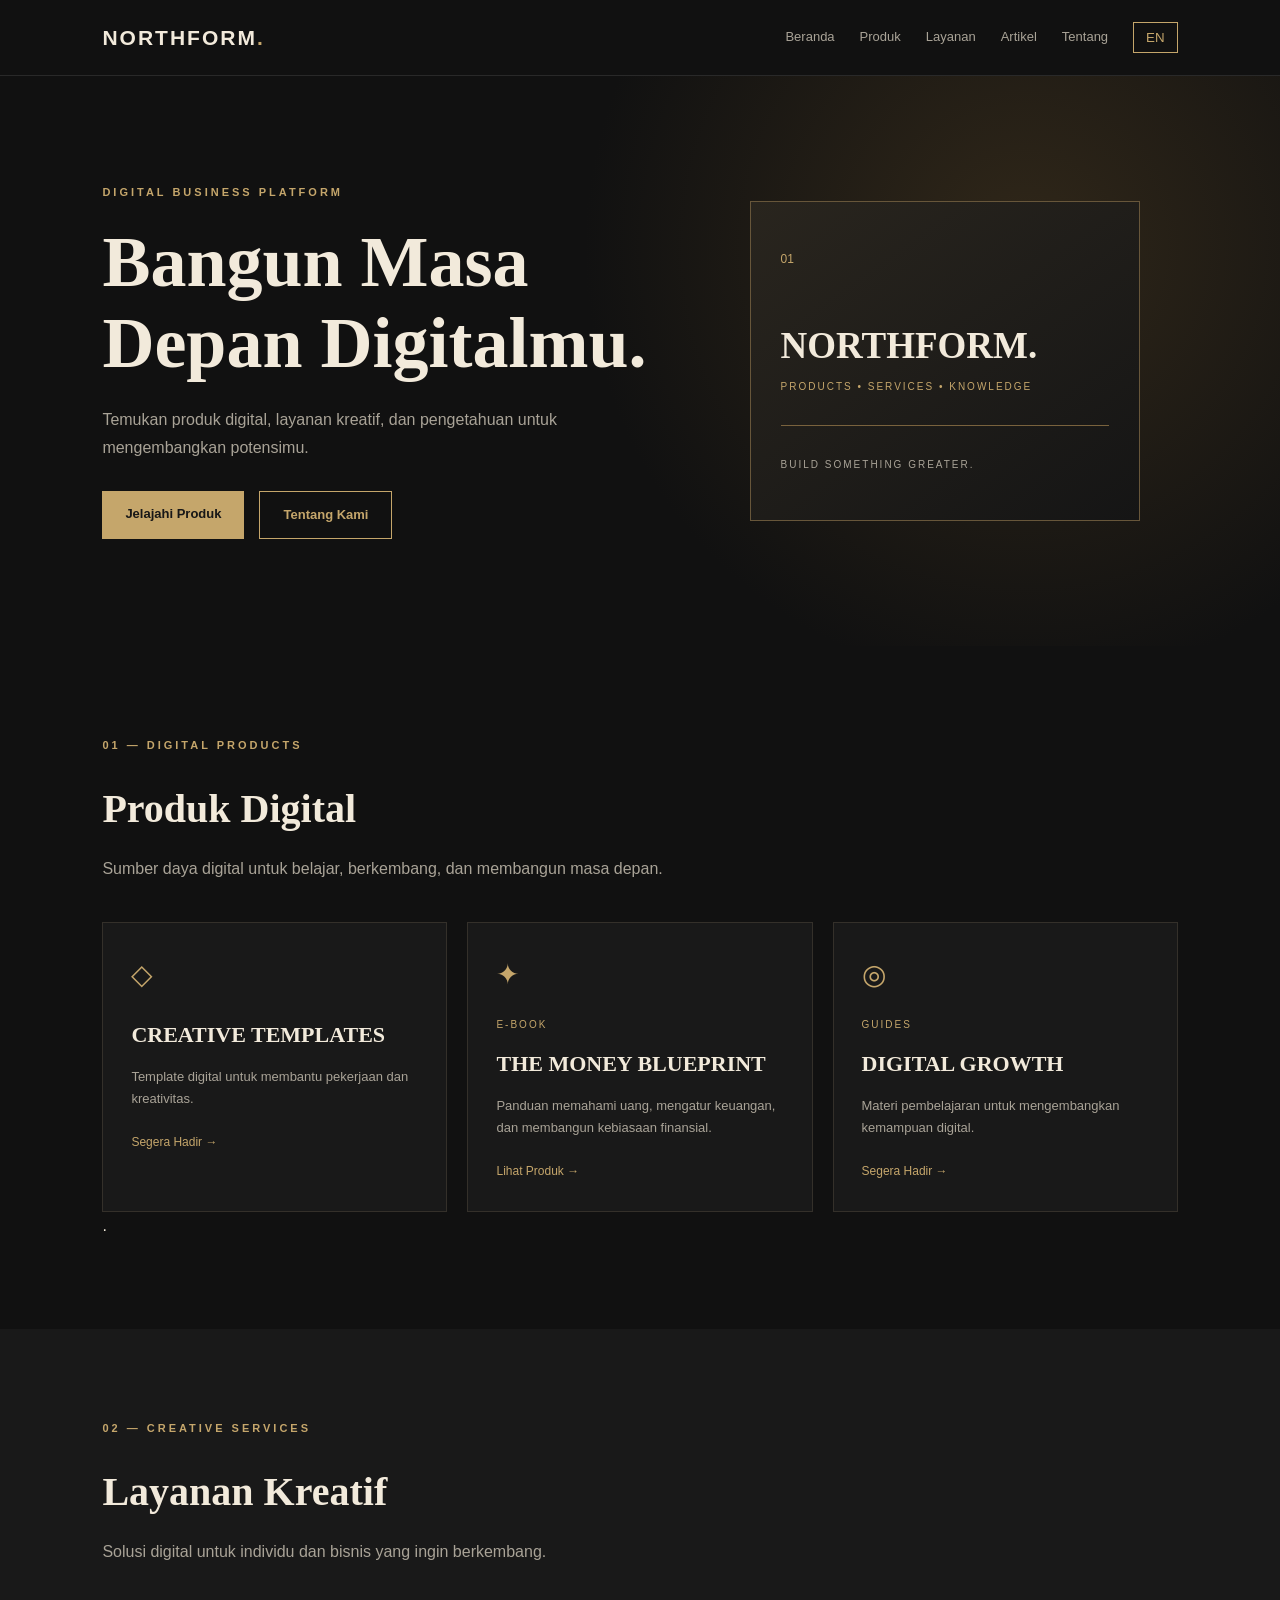
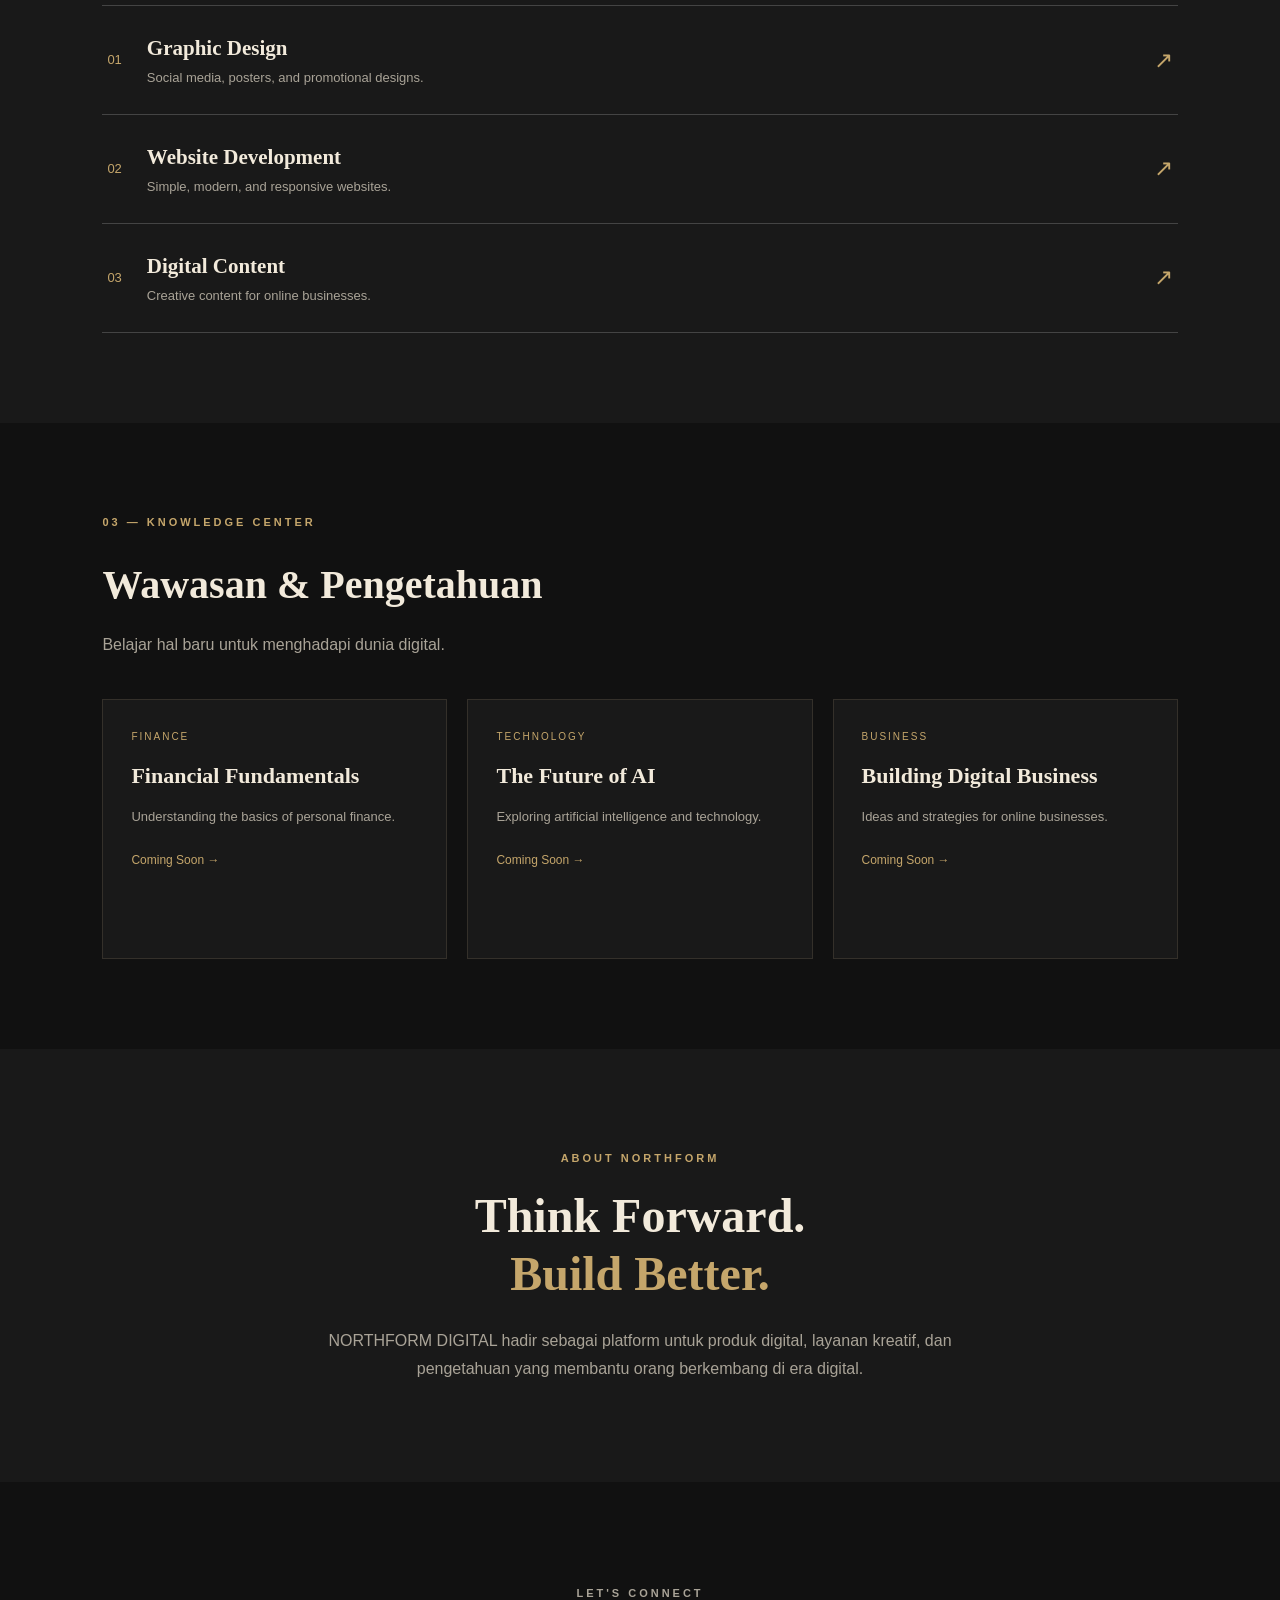
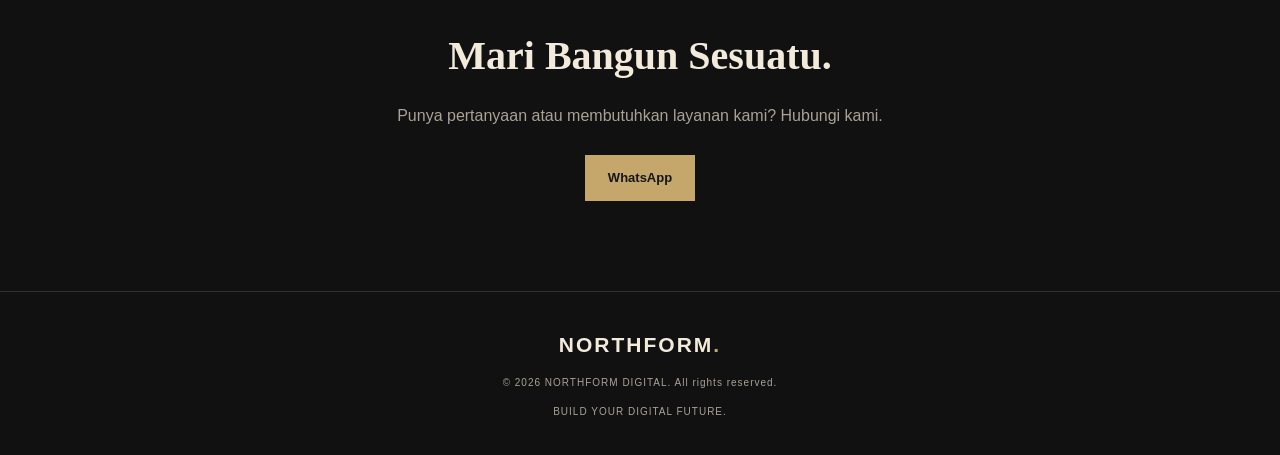
<file: index.html>
<!DOCTYPE html>
<html lang="id">
<head>
  <meta charset="UTF-8">
  <meta name="viewport" content="width=device-width, initial-scale=1.0">
  <meta name="description" content="NORTHFORM DIGITAL - Digital products, creative services, and knowledge for your future.">
  <meta name="theme-color" content="#111111">
  <title>NORTHFORM DIGITAL | Build Your Digital Future</title>
  <link rel="stylesheet" href="style.css">
</head>

<body>

  <!-- NAVIGATION -->
  <header class="header">
    <a href="#home" class="logo">NORTHFORM<span>.</span></a>

    <button class="menu-toggle" id="menuToggle" aria-label="Open menu">
      ☰
    </button>

    <nav class="nav" id="nav">
      <a href="#home" data-id="Beranda" data-en="Home">Beranda</a>
      <a href="#products" data-id="Produk" data-en="Products">Produk</a>
      <a href="#services" data-id="Layanan" data-en="Services">Layanan</a>
      <a href="#knowledge" data-id="Artikel" data-en="Knowledge">Artikel</a>
      <a href="#about" data-id="Tentang" data-en="About">Tentang</a>
      <button id="languageToggle" class="language">EN</button>
    </nav>
  </header>

  <main>

    <!-- HERO -->
    <section class="hero" id="home">
      <div class="hero-content">
        <p class="eyebrow">DIGITAL BUSINESS PLATFORM</p>

        <h1 data-id="Bangun Masa Depan Digitalmu."
            data-en="Build Your Digital Future.">
          Bangun Masa Depan Digitalmu.
        </h1>

        <p class="hero-description"
           data-id="Temukan produk digital, layanan kreatif, an pengetahuan untuk mengembangkan potensimu."
           data-en="Discover digital products, creative services, and knowledge to grow your potential.">
          Temukan produk digital, layanan kreatif, dan pengetahuan untuk mengembangkan potensimu.
        </p>

        <div class="hero-buttons">
          <a href="#products" class="btn btn-gold"
             data-id="Jelajahi Produk"
             data-en="Explore Products">Jelajahi Produk</a>

          <a href="#about" class="btn btn-outline"
             data-id="Tentang Kami"
             data-en="About Us">Tentang Kami</a>
        </div>
      </div>

      <div class="hero-visual">
        <div class="visual-card">
          <span class="visual-number">01</span>
          <h2>NORTHFORM.</h2>
          <p>PRODUCTS • SERVICES • KNOWLEDGE</p>
          <div class="visual-line"></div>
          <span class="visual-bottom">BUILD SOMETHING GREATER.</span>
        </div>
      </div>
    </section>

    <!-- PRODUCTS -->
    <section class="section" id="products">
      <div class="section-heading">
        <p class="eyebrow">01 — DIGITAL PRODUCTS</p>
        <h2 data-id="Produk Digital" data-en="Digital Products">
          Produk Digital
        </h2>
        <p data-id="Sumber daya digital untuk belajar, berkembang, dan membangun masa depan."
           data-en="Digital resources to learn, grow, and build your future.">
          Sumber daya digital untuk belajar, berkembang, dan membangun masa depan.
        </p>
      </div>
<div class="card-grid">
      <article class="card">
          <div class="card-icon">◇</div>
  
          <h3>CREATIVE TEMPLATES</h3>
          <p data-id="Template digital untuk membantu aktivitas."
             data-en="Digital templates to support your work and creativity.">
            Template digital untuk membantu pekerjaan dan kreativitas.
          </p>
          <a href="#contact" class="text-link"
             data-id="Segera Hadir →" data-en="Coming Soon →">
            Segera Hadir →
          </a>
        </article>

  <article class="card">
    <div class="card-icon">✦</div>
    <p class="card-category">E-BOOK</p>
    <h3>THE MONEY BLUEPRINT</h3>

    <p>
      Panduan memahami uang, mengatur keuangan,
      dan membangun kebiasaan finansial.
    </p>

    <a href="product.html" class="text-link">
      Lihat Produk →
    </a>
  </article>

        <article class="card">
          <div class="card-icon">◎</div>
          <p class="card-category">GUIDES</p>
          <h3>DIGITAL GROWTH</h3>
          <p data-id="Materi pembelajaran untuk mengembangkan kemampuan digital."
             data-en="Learning materials to develop your digital skills.">
            Materi pembelajaran untuk mengembangkan kemampuan digital.
          </p>
          <a href="#contact" class="text-link"
             data-id="Segera Hadir →" data-en="Coming Soon →">
            Segera Hadir →
          </a>
        </article>
      </div>.
    </section>

    <!-- SERVICES -->
    <section class="section section-dark" id="services">
      <div class="section-heading">
        <p class="eyebrow">02 — CREATIVE SERVICES</p>
        <h2 data-id="Layanan Kreatif" data-en="Creative Services">
          Layanan Kreatif
        </h2>
        <p data-id="Solusi digital untuk individu dan bisnis yang ingin berkembang."
           data-en="Digital solutions for individuals and businesses looking to grow.">
          Solusi digital untuk individu dan bisnis yang ingin berkembang.
        </p>
      </div>

      <div class="service-list">
        <div class="service-item">
          <span>01</span>
          <div>
            <h3>Graphic Design</h3>
            <p>Social media, posters, and promotional designs.</p>
          </div>
          <span class="service-arrow">↗</span>
        </div>

        <div class="service-item">
          <span>02</span>
          <div>
            <h3>Website Development</h3>
            <p>Simple, modern, and responsive websites.</p>
          </div>
          <span class="service-arrow">↗</span>
        </div>

        <div class="service-item">
          <span>03</span>
          <div>
            <h3>Digital Content</h3>
            <p>Creative content for online businesses.</p>
          </div>
          <span class="service-arrow">↗</span>
        </div>
      </div>
    </section>

    <!-- KNOWLEDGE -->
    <section class="section" id="knowledge">
      <div class="section-heading">
        <p class="eyebrow">03 — KNOWLEDGE CENTER</p>
        <h2 data-id="Wawasan & Pengetahuan"
            data-en="Insights & Knowledge">
          Wawasan & Pengetahuan
        </h2>
        <p data-id="Belajar hal baru untuk menghadapi dunia digital."
           data-en="Learn new things to navigate the digital world.">
          Belajar hal baru untuk menghadapi dunia digital.
        </p>
      </div>

      <div class="card-grid">
        <article class="card article-card">
          <p class="card-category">FINANCE</p>
          <h3>Financial Fundamentals</h3>
          <p>Understanding the basics of personal finance.</p>
          <a href="#contact" class="text-link">Coming Soon →</a>
        </article>

        <article class="card article-card">
          <p class="card-category">TECHNOLOGY</p>
          <h3>The Future of AI</h3>
          <p>Exploring artificial intelligence and technology.</p>
          <a href="#contact" class="text-link">Coming Soon →</a>
        </article>

        <article class="card article-card">
          <p class="card-category">BUSINESS</p>
          <h3>Building Digital Business</h3>
          <p>Ideas and strategies for online businesses.</p>
          <a href="#contact" class="text-link">Coming Soon →</a>
        </article>
      </div>
    </section>

    <!-- ABOUT -->
    <section class="about section-dark" id="about">
      <div class="about-inner">
        <p class="eyebrow">ABOUT NORTHFORM</p>
        <h2>Think Forward.<br><span>Build Better.</span></h2>
        <p data-id="NORTHFORM DIGITAL hadir sebagai platform untuk produk digital, layanan kreatif, dan pengetahuan yang membantu orang berkembang di era digital."
           data-en="NORTHFORM DIGITAL is a platform for digital products, creative services, and knowledge that helps people grow in the digital era.">
          NORTHFORM DIGITAL hadir sebagai platform untuk produk digital, layanan kreatif, dan pengetahuan yang membantu orang berkembang di era digital.
        </p>
      </div>
    </section>

    <!-- CONTACT -->
    <section class="section contact" id="contact">
      <p class="eyebrow">LET'S CONNECT</p>
      <h2 data-id="Mari Bangun Sesuatu."
          data-en="Let's Build Something.">
        Mari Bangun Sesuatu.
      </h2>
      <p data-id="Punya pertanyaan atau membutuhkan layanan kami? Hubungi kami."
         data-en="Have a question or need our services? Get in touch.">
        Punya pertanyaan atau membutuhkan layanan kami? Hubungi kami.
      </p>

      <a href="https://wa.me/625794296525
         target="_blank" rel="noopener"
         class="btn btn-gold">
        WhatsApp
      </a>
    </section>

  </main>

  <!-- FOOTER -->
  <footer class="footer">
    <a href="#home" class="logo">NORTHFORM<span>.</span></a>
    <p>© <span id="year"></span> NORTHFORM DIGITAL. All rights reserved.</p>
    <p>BUILD YOUR DIGITAL FUTURE.</p>
  </footer>

  <script src="script.js"></script>
</body>
</html>
</file>
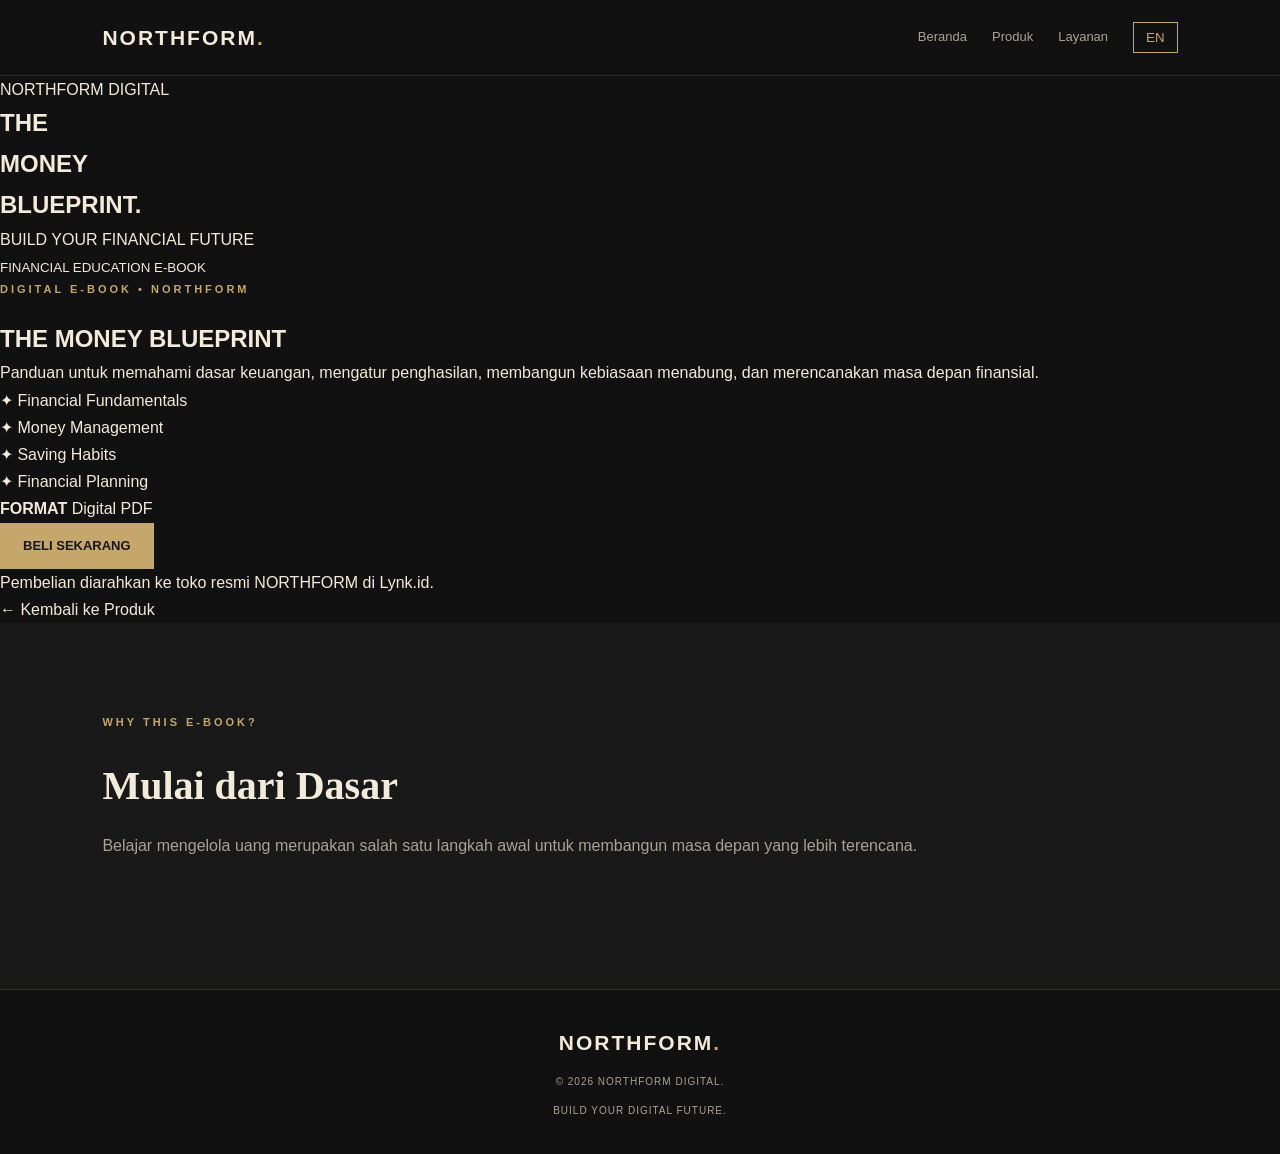
<file: product.html>
<!DOCTYPE html>
<html lang="id">
<head>
  <meta charset="UTF-8">
  <meta name="viewport" content="width=device-width, initial-scale=1.0">
  <meta name="description" content="THE MONEY BLUEPRINT - Panduan dasar membangun keuangan yang lebih baik bersama NORTHFORM DIGITAL.">
  <meta name="theme-color" content="#111111">
  <title>THE MONEY BLUEPRINT | NORTHFORM DIGITAL</title>
  <link rel="stylesheet" href="style.css">
</head>

<body>

<header class="header">
  <a href="index.html" class="logo">NORTHFORM<span>.</span></a>

  <button class="menu-toggle" id="menuToggle"
    aria-label="Open menu">☰</button>

  <nav class="nav" id="nav">
    <a href="index.html" data-id="Beranda" data-en="Home">Beranda</a>
    <a href="index.html#products" data-id="Produk" data-en="Products">Produk</a>
    <a href="index.html#services" data-id="Layanan" data-en="Services">Layanan</a>
    <button id="languageToggle" class="language">EN</button>
  </nav>
</header>

<main>

<section class="product-detail">

  <div class="product-cover">
    <div class="cover-content">
      <p>NORTHFORM DIGITAL</p>
      <div class="cover-line"></div>
      <h1>THE<br>MONEY<br><span>BLUEPRINT.</span></h1>
      <div class="cover-line"></div>
      <p>BUILD YOUR FINANCIAL FUTURE</p>
      <small>FINANCIAL EDUCATION E-BOOK</small>
    </div>
  </div>

  <div class="product-info">
    <p class="eyebrow">DIGITAL E-BOOK • NORTHFORM</p>

    <h2>THE MONEY BLUEPRINT</h2>

    <p class="product-description"
       data-id="Panduan untuk memahami dasar keuangan, mengatur penghasilan, membangun kebiasaan menabung, dan merencanakan masa depan finansial."
       data-en="A guide to understanding financial basics, managing income, building saving habits, and planning your financial future.">
      Panduan untuk memahami dasar keuangan, mengatur penghasilan, membangun kebiasaan menabung, dan merencanakan masa depan finansial.
    </p>

    <div class="product-features">
      <p>✦ Financial Fundamentals</p>
      <p>✦ Money Management</p>
      <p>✦ Saving Habits</p>
      <p>✦ Financial Planning</p>
    </div>

    <div class="product-note">
      <strong>FORMAT</strong>
      <span>Digital PDF</span>
    </div>

    <a href="https://lynk.id/toyyibi"
       target="_blank" rel="noopener"
       class="btn btn-gold buy-button"
       data-id="Beli Sekarang"
       data-en="Buy Now">
      BELI SEKARANG
    </a>

    <p class="small-note">
      Pembelian diarahkan ke toko resmi NORTHFORM di Lynk.id.
    </p>

    <a href="index.html#products" class="back-link">
      ← Kembali ke Produk
    </a>
  </div>

</section>

<section class="section section-dark">
  <div class="section-heading">
    <p class="eyebrow">WHY THIS E-BOOK?</p>
    <h2 data-id="Mulai dari Dasar"
        data-en="Start With The Basics">
      Mulai dari Dasar
    </h2>
    <p data-id="Belajar mengelola uang merupakan salah satu langkah awal untuk membangun masa depan yang lebih terencana."
       data-en="Learning to manage money is one of the first steps toward building a more planned future.">
      Belajar mengelola uang merupakan salah satu langkah awal untuk membangun masa depan yang lebih terencana.
    </p>
  </div>
</section>

</main>

<footer class="footer">
  <a href="index.html" class="logo">NORTHFORM<span>.</span></a>
  <p>© <span id="year"></span> NORTHFORM DIGITAL.</p>
  <p>BUILD YOUR DIGITAL FUTURE.</p>
</footer>

<script src="script.js"></script>
</body>
</html>
</file>
<file: style.css>
:root {
  --black: #111111;
  --dark: #191919;
  --cream: #f2eadb;
  --gold: #c5a66b;
  --muted: #a9a397;
}

* {
  margin: 0;
  padding: 0;
  box-sizing: border-box;
}

html {
  scroll-behavior: smooth;
}

body {
  background: var(--black);
  color: var(--cream);
  font-family: Arial, sans-serif;
  line-height: 1.7;
}

a {
  color: inherit;
  text-decoration: none;
}

.header {
  min-height: 76px;
  padding: 15px 8%;
  display: flex;
  align-items: center;
  justify-content: space-between;
  background: #111;
  border-bottom: 1px solid #292929;
  position: sticky;
  top: 0;
  z-index: 100;
}

.logo {
  color: var(--cream);
  font-size: 21px;
  font-weight: bold;
  letter-spacing: 2px;
}

.logo span {
  color: var(--gold);
}

.nav {
  display: flex;
  align-items: center;
  gap: 25px;
}

.nav a {
  font-size: 13px;
  color: var(--muted);
  transition: .3s;
}

.nav a:hover {
  color: var(--gold);
}

.language {
  border: 1px solid var(--gold);
  background: transparent;
  color: var(--gold);
  padding: 7px 12px;
  cursor: pointer;
}

.menu-toggle {
  display: none;
  color: var(--gold);
  background: none;
  border: none;
  font-size: 25px;
}

.hero {
  min-height: 570px;
  padding: 90px 8%;
  display: grid;
  grid-template-columns: 1.2fr 1fr;
  align-items: center;
  gap: 50px;
  background:
    radial-gradient(circle at 80% 30%, #302719 0, transparent 40%),
    var(--black);
}

.eyebrow {
  color: var(--gold);
  font-size: 11px;
  letter-spacing: 3px;
  font-weight: bold;
  margin-bottom: 20px;
}

.hero h1 {
  font-family: Georgia, serif;
  font-size: clamp(42px, 6vw, 72px);
  line-height: 1.13;
  max-width: 600px;
}

.hero-description {
  color: var(--muted);
  max-width: 490px;
  margin-top: 22px;
}

.hero-buttons {
  display: flex;
  flex-wrap: wrap;
  gap: 15px;
  margin-top: 30px;
}

.btn {
  display: inline-block;
  padding: 12px 23px;
  font-size: 13px;
  font-weight: bold;
  transition: .3s;
}

.btn-gold {
  color: #171717;
  background: var(--gold);
}

.btn-gold:hover {
  background: #e0c58f;
  transform: translateY(-3px);
}

.btn-outline {
  border: 1px solid var(--gold);
  color: var(--gold);
}

.hero-visual {
  display: flex;
  justify-content: center;
}

.visual-card {
  width: 100%;
  max-width: 390px;
  min-height: 320px;
  padding: 30px;
  border: 1px solid #67563a;
  background: linear-gradient(145deg, #29251e, #151515);
  display: flex;
  flex-direction: column;
  justify-content: center;
}

.visual-number {
  color: var(--gold);
  font-size: 12px;
}

.visual-card h2 {
  font-family: Georgia, serif;
  font-size: 37px;
  margin-top: 45px;
}

.visual-card p {
  color: var(--gold);
  font-size: 10px;
  letter-spacing: 2px;
}

.visual-line {
  height: 1px;
  background: #79623d;
  margin: 30px 0;
}

.visual-bottom {
  font-size: 10px;
  letter-spacing: 2px;
  color: var(--muted);
}

.section {
  padding: 90px 8%;
}

.section-heading {
  margin-bottom: 40px;
}

.section-heading h2,
.contact h2 {
  font-family: Georgia, serif;
  font-size: 40px;
}

.section-heading > p:last-child,
.contact > p {
  color: var(--muted);
  margin-top: 12px;
}

.card-grid {
  display: grid;
  grid-template-columns: repeat(3, 1fr);
  gap: 20px;
}

.card {
  padding: 28px;
  min-height: 260px;
  background: #191919;
  border: 1px solid #34302a;
  transition: .3s;
}

.card:hover {
  border-color: var(--gold);
  transform: translateY(-5px);
}

.card-icon {
  color: var(--gold);
  font-size: 28px;
  margin-bottom: 18px;
}

.card-category {
  font-size: 10px;
  letter-spacing: 2px;
  color: var(--gold);
  margin-bottom: 12px;
}

.card h3 {
  font-family: Georgia, serif;
  font-size: 22px;
  margin-bottom: 12px;
}

.card > p:not(.card-category) {
  color: var(--muted);
  font-size: 13px;
}

.text-link {
  display: inline-block;
  color: var(--gold);
  font-size: 12px;
  margin-top: 22px;
}

.section-dark {
  background: var(--dark);
}

.service-list {
  border-top: 1px solid #444;
}

.service-item {
  display: flex;
  align-items: center;
  gap: 25px;
  padding: 25px 5px;
  border-bottom: 1px solid #444;
}

.service-item > span:first-child {
  color: var(--gold);
  font-size: 13px;
}

.service-item div {
  flex: 1;
}

.service-item h3 {
  font-family: Georgia, serif;
  font-size: 21px;
}

.service-item p {
  color: var(--muted);
  font-size: 13px;
}

.service-arrow {
  color: var(--gold);
  font-size: 23px;
}

.about {
  padding: 100px 8%;
  text-align: center;
}

.about-inner {
  max-width: 700px;
  margin: auto;
}

.about h2 {
  font-family: Georgia, serif;
  font-size: 48px;
  line-height: 1.2;
}

.about h2 span {
  color: var(--gold);
}

.about-inner > p:last-child {
  color: var(--muted);
  margin-top: 25px;
}

.contact {
  text-align: center;
}

.contact h2 {
  margin-bottom: 10px;
}

.contact .btn {
  margin-top: 25px;
}

.footer {
  padding: 35px 8%;
  border-top: 1px solid #34302a;
  text-align: center;
}

.footer p {
  font-size: 10px;
  color: var(--muted);
  margin-top: 12px;
  letter-spacing: 1px;
}

/* MOBILE */
@media (max-width: 768px) {
  .header {
    padding: 15px 5%;
  }

  .menu-toggle {
    display: block;
  }

  .nav {
    display: none;
    position: absolute;
    top: 70px;
    left: 0;
    width: 100%;
    background: #191919;
    padding: 25px;
    flex-direction: column;
    align-items: flex-start;
    border-bottom: 1px solid #444;
  }

  .nav.active {
    display: flex;
  }

  .hero {
    padding: 70px 6%;
    grid-template-columns: 1fr;
    gap: 45px;
  }

  .hero h1 {
    font-size: 46px;
  }

  .section {
    padding: 70px 6%;
  }

  .card-grid {
    grid-template-columns: 1fr;
  }

  .section-heading h2,
  .contact h2 {
    font-size: 32px;
  }

  .about h2 {
    font-size: 40px;
  }

  .service-item {
    gap: 12px;
  }

  .service-item h3 {
    font-size: 17px;
  }

  .footer {
    padding: 30px 5%;
  }
}
</file>
